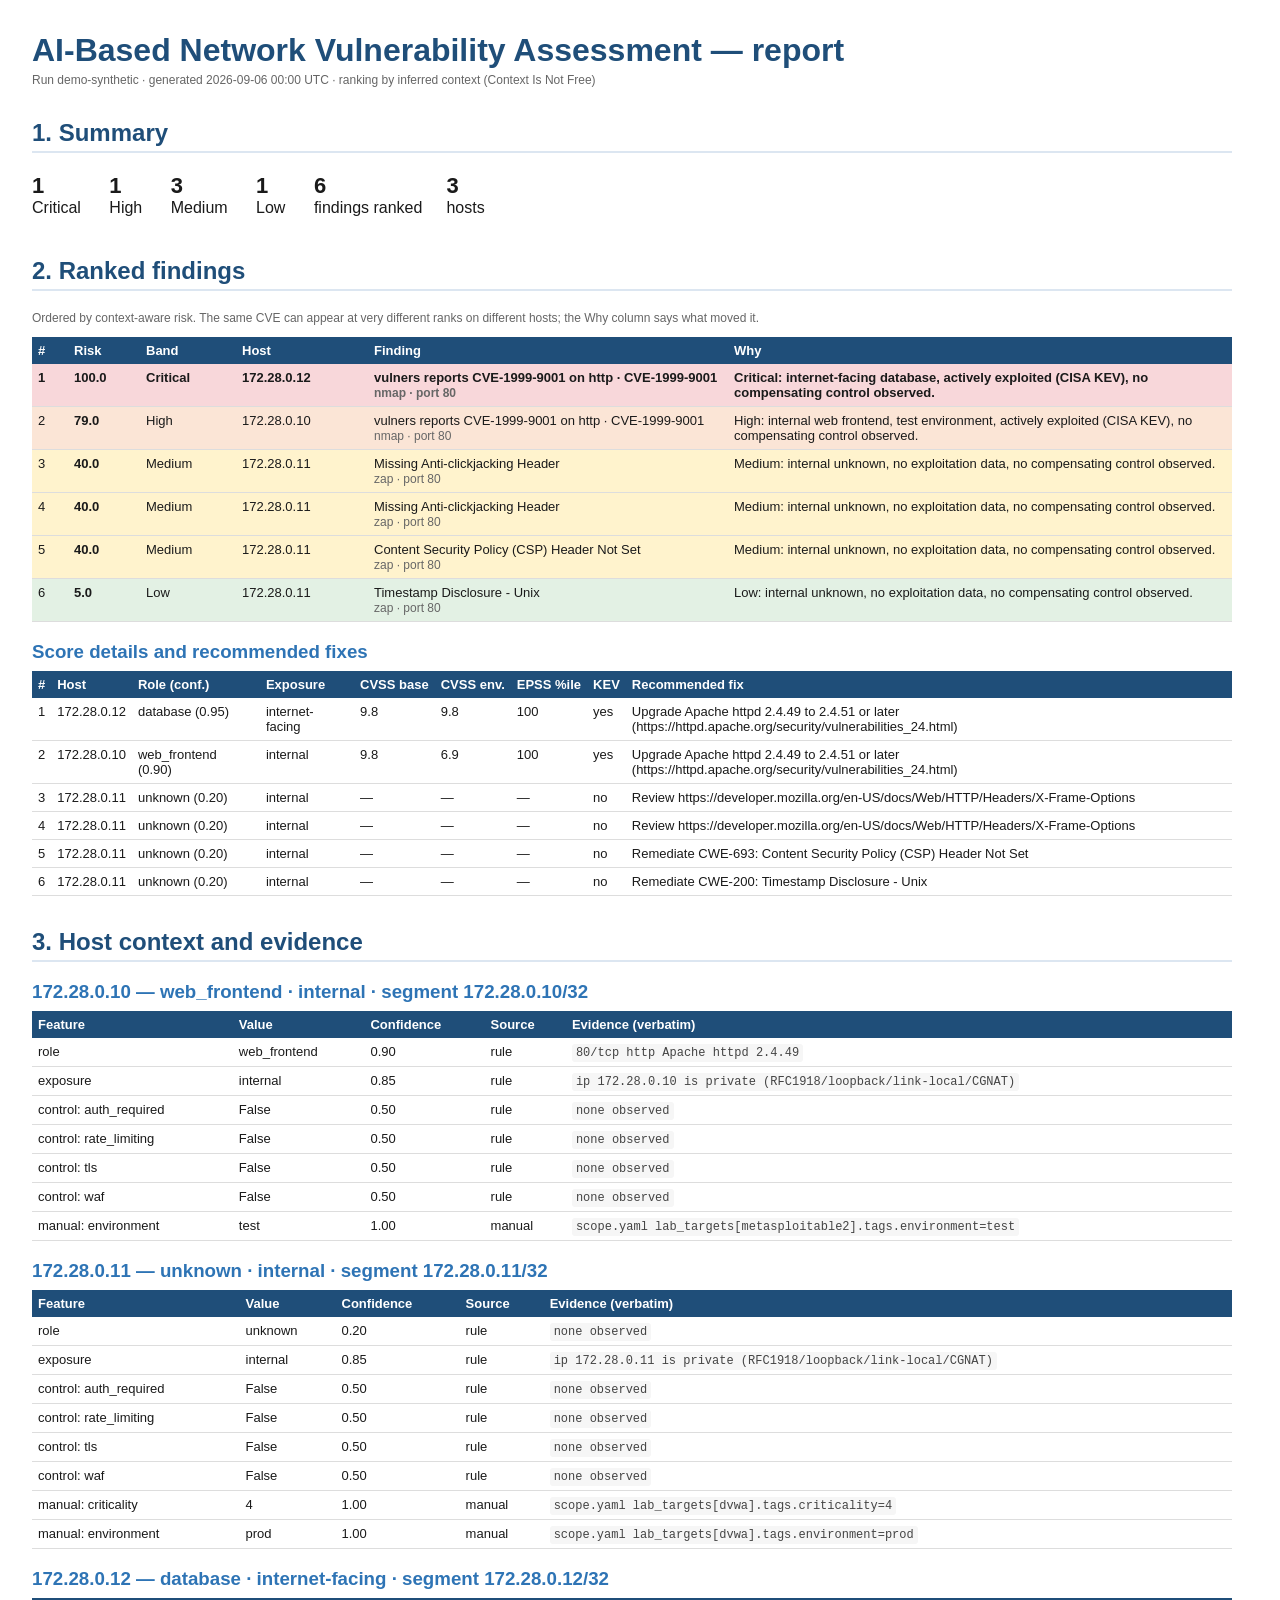
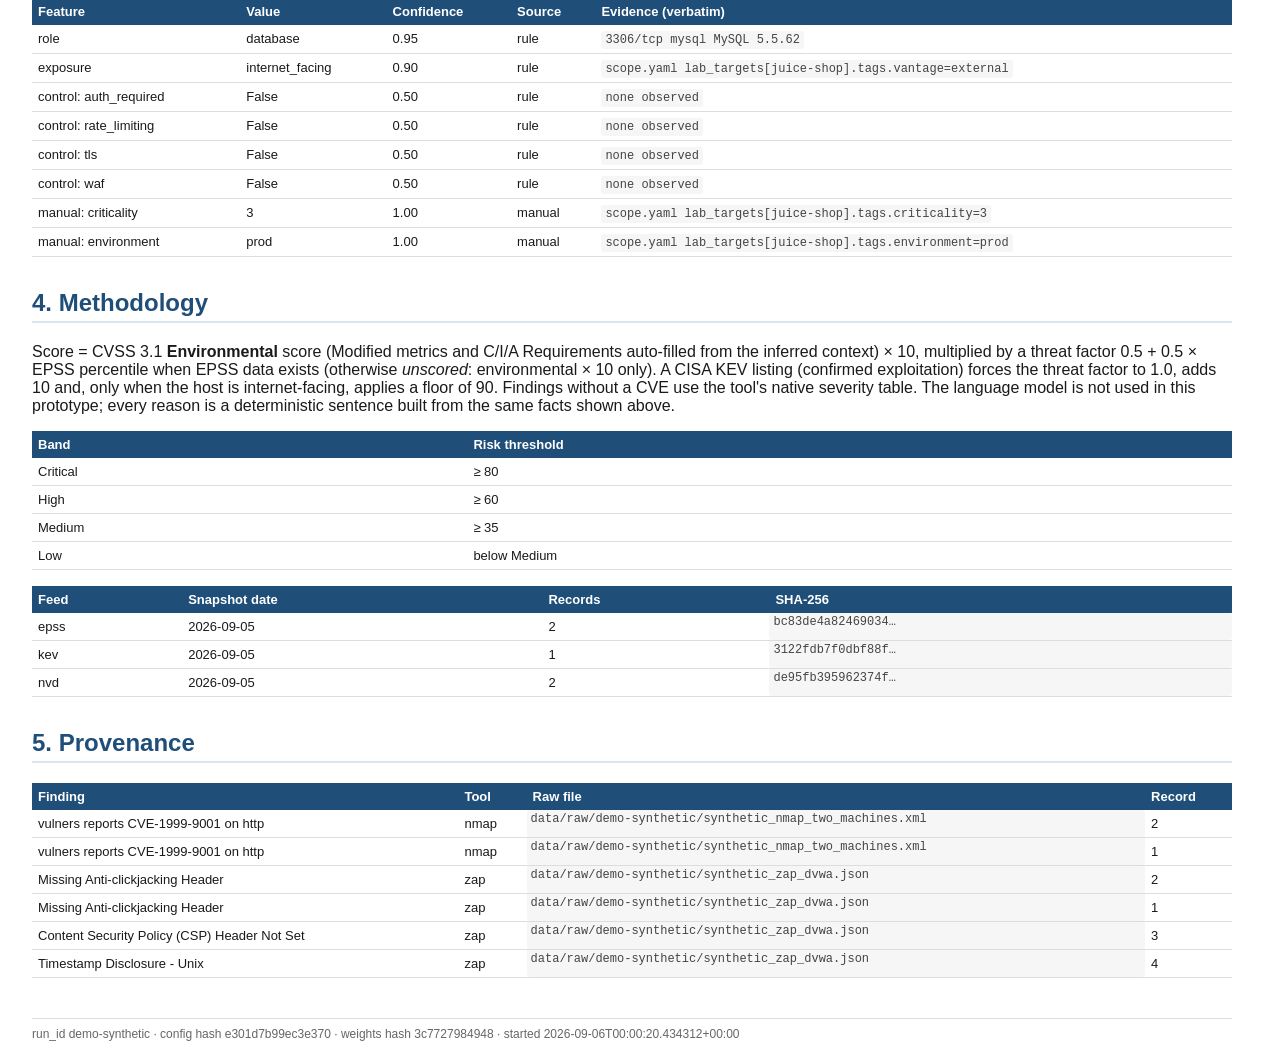
<file: demo-report-synthetic.html>
<!doctype html><html><head><meta charset='utf-8'><title>Vulnerability report demo-synthetic</title><style>body{font-family:Segoe UI,Arial,sans-serif;margin:32px;color:#1a1a1a;max-width:1200px}
h1{color:#1F4E79;margin-bottom:4px}h2{color:#1F4E79;border-bottom:2px solid #DCE6F1;padding-bottom:4px;margin-top:32px}
h3{color:#2E74B5;margin-bottom:4px}table{border-collapse:collapse;width:100%;font-size:13px;margin:8px 0 16px}
th{background:#1F4E79;color:#fff;text-align:left;padding:6px;white-space:nowrap}td{border-bottom:1px solid #ddd;padding:6px;vertical-align:top}
td.n{white-space:nowrap}td.why{min-width:260px}table.ranked col.c0{width:3%}table.ranked col.c1{width:6%}table.ranked col.c2{width:8%}table.ranked col.c3{width:11%}table.ranked col.c4{width:30%}table.ranked col.c5{width:42%}
.Critical{background:#F8D7DA;font-weight:bold}.High{background:#FBE5D6}.Medium{background:#FFF3CD}.Low{background:#E3F1E4}
.ev{font-family:Consolas,monospace;font-size:12px;color:#444;background:#f6f6f6;padding:2px 4px;border-radius:3px}
.muted{color:#666;font-size:12px}.kpi{display:inline-block;margin:0 24px 8px 0}.kpi b{font-size:22px;display:block}
footer{margin-top:40px;color:#666;font-size:12px;border-top:1px solid #ddd;padding-top:8px}
@media print{body{margin:12mm}h2{page-break-after:avoid}table{page-break-inside:auto}tr{page-break-inside:avoid}}</style></head><body>
<h1>AI-Based Network Vulnerability Assessment — report</h1><div class='muted'>Run demo-synthetic · generated 2026-09-06 00:00 UTC · ranking by inferred context (Context Is Not Free)</div>
<h2>1. Summary</h2>
<div class='kpi'><b>1</b>Critical</div>
<div class='kpi'><b>1</b>High</div>
<div class='kpi'><b>3</b>Medium</div>
<div class='kpi'><b>1</b>Low</div>
<div class='kpi'><b>6</b>findings ranked</div><div class='kpi'><b>3</b>hosts</div>
<h2>2. Ranked findings</h2><p class='muted'>Ordered by context-aware risk. The same CVE can appear at very different ranks on different hosts; the Why column says what moved it.</p>
<table class='ranked'><colgroup><col class='c0'><col class='c1'><col class='c2'><col class='c3'><col class='c4'><col class='c5'></colgroup><tr><th>#</th><th>Risk</th><th>Band</th><th>Host</th><th>Finding</th><th>Why</th></tr>
<tr class='Critical'><td class='n'>1</td><td class='n'><b>100.0</b></td><td class='n'>Critical</td><td class='n'>172.28.0.12</td><td>vulners reports CVE-1999-9001 on http · CVE-1999-9001<br><span class='muted'>nmap · port 80</span></td><td class='why'>Critical: internet-facing database, actively exploited (CISA KEV), no compensating control observed.</td></tr>
<tr class='High'><td class='n'>2</td><td class='n'><b>79.0</b></td><td class='n'>High</td><td class='n'>172.28.0.10</td><td>vulners reports CVE-1999-9001 on http · CVE-1999-9001<br><span class='muted'>nmap · port 80</span></td><td class='why'>High: internal web frontend, test environment, actively exploited (CISA KEV), no compensating control observed.</td></tr>
<tr class='Medium'><td class='n'>3</td><td class='n'><b>40.0</b></td><td class='n'>Medium</td><td class='n'>172.28.0.11</td><td>Missing Anti-clickjacking Header<br><span class='muted'>zap · port 80</span></td><td class='why'>Medium: internal unknown, no exploitation data, no compensating control observed.</td></tr>
<tr class='Medium'><td class='n'>4</td><td class='n'><b>40.0</b></td><td class='n'>Medium</td><td class='n'>172.28.0.11</td><td>Missing Anti-clickjacking Header<br><span class='muted'>zap · port 80</span></td><td class='why'>Medium: internal unknown, no exploitation data, no compensating control observed.</td></tr>
<tr class='Medium'><td class='n'>5</td><td class='n'><b>40.0</b></td><td class='n'>Medium</td><td class='n'>172.28.0.11</td><td>Content Security Policy (CSP) Header Not Set<br><span class='muted'>zap · port 80</span></td><td class='why'>Medium: internal unknown, no exploitation data, no compensating control observed.</td></tr>
<tr class='Low'><td class='n'>6</td><td class='n'><b>5.0</b></td><td class='n'>Low</td><td class='n'>172.28.0.11</td><td>Timestamp Disclosure - Unix<br><span class='muted'>zap · port 80</span></td><td class='why'>Low: internal unknown, no exploitation data, no compensating control observed.</td></tr>
</table>
<h3>Score details and recommended fixes</h3><table><tr><th>#</th><th>Host</th><th>Role (conf.)</th><th>Exposure</th><th>CVSS base</th><th>CVSS env.</th><th>EPSS %ile</th><th>KEV</th><th>Recommended fix</th></tr>
<tr><td>1</td><td>172.28.0.12</td><td>database (0.95)</td><td>internet-facing</td><td>9.8</td><td>9.8</td><td>100</td><td>yes</td><td>Upgrade Apache httpd 2.4.49 to 2.4.51 or later (https://httpd.apache.org/security/vulnerabilities_24.html)</td></tr>
<tr><td>2</td><td>172.28.0.10</td><td>web_frontend (0.90)</td><td>internal</td><td>9.8</td><td>6.9</td><td>100</td><td>yes</td><td>Upgrade Apache httpd 2.4.49 to 2.4.51 or later (https://httpd.apache.org/security/vulnerabilities_24.html)</td></tr>
<tr><td>3</td><td>172.28.0.11</td><td>unknown (0.20)</td><td>internal</td><td>—</td><td>—</td><td>—</td><td>no</td><td>Review https://developer.mozilla.org/en-US/docs/Web/HTTP/Headers/X-Frame-Options</td></tr>
<tr><td>4</td><td>172.28.0.11</td><td>unknown (0.20)</td><td>internal</td><td>—</td><td>—</td><td>—</td><td>no</td><td>Review https://developer.mozilla.org/en-US/docs/Web/HTTP/Headers/X-Frame-Options</td></tr>
<tr><td>5</td><td>172.28.0.11</td><td>unknown (0.20)</td><td>internal</td><td>—</td><td>—</td><td>—</td><td>no</td><td>Remediate CWE-693: Content Security Policy (CSP) Header Not Set</td></tr>
<tr><td>6</td><td>172.28.0.11</td><td>unknown (0.20)</td><td>internal</td><td>—</td><td>—</td><td>—</td><td>no</td><td>Remediate CWE-200: Timestamp Disclosure - Unix</td></tr>
</table>
<h2>3. Host context and evidence</h2>
<h3>172.28.0.10 — web_frontend · internal · segment 172.28.0.10/32</h3><table><tr><th>Feature</th><th>Value</th><th>Confidence</th><th>Source</th><th>Evidence (verbatim)</th></tr>
<tr><td>role</td><td>web_frontend</td><td>0.90</td><td>rule</td><td><span class='ev'>80/tcp http Apache httpd 2.4.49</span></td></tr>
<tr><td>exposure</td><td>internal</td><td>0.85</td><td>rule</td><td><span class='ev'>ip 172.28.0.10 is private (RFC1918/loopback/link-local/CGNAT)</span></td></tr>
<tr><td>control: auth_required</td><td>False</td><td>0.50</td><td>rule</td><td><span class='ev'>none observed</span></td></tr>
<tr><td>control: rate_limiting</td><td>False</td><td>0.50</td><td>rule</td><td><span class='ev'>none observed</span></td></tr>
<tr><td>control: tls</td><td>False</td><td>0.50</td><td>rule</td><td><span class='ev'>none observed</span></td></tr>
<tr><td>control: waf</td><td>False</td><td>0.50</td><td>rule</td><td><span class='ev'>none observed</span></td></tr>
<tr><td>manual: environment</td><td>test</td><td>1.00</td><td>manual</td><td><span class='ev'>scope.yaml lab_targets[metasploitable2].tags.environment=test</span></td></tr>
</table>
<h3>172.28.0.11 — unknown · internal · segment 172.28.0.11/32</h3><table><tr><th>Feature</th><th>Value</th><th>Confidence</th><th>Source</th><th>Evidence (verbatim)</th></tr>
<tr><td>role</td><td>unknown</td><td>0.20</td><td>rule</td><td><span class='ev'>none observed</span></td></tr>
<tr><td>exposure</td><td>internal</td><td>0.85</td><td>rule</td><td><span class='ev'>ip 172.28.0.11 is private (RFC1918/loopback/link-local/CGNAT)</span></td></tr>
<tr><td>control: auth_required</td><td>False</td><td>0.50</td><td>rule</td><td><span class='ev'>none observed</span></td></tr>
<tr><td>control: rate_limiting</td><td>False</td><td>0.50</td><td>rule</td><td><span class='ev'>none observed</span></td></tr>
<tr><td>control: tls</td><td>False</td><td>0.50</td><td>rule</td><td><span class='ev'>none observed</span></td></tr>
<tr><td>control: waf</td><td>False</td><td>0.50</td><td>rule</td><td><span class='ev'>none observed</span></td></tr>
<tr><td>manual: criticality</td><td>4</td><td>1.00</td><td>manual</td><td><span class='ev'>scope.yaml lab_targets[dvwa].tags.criticality=4</span></td></tr>
<tr><td>manual: environment</td><td>prod</td><td>1.00</td><td>manual</td><td><span class='ev'>scope.yaml lab_targets[dvwa].tags.environment=prod</span></td></tr>
</table>
<h3>172.28.0.12 — database · internet-facing · segment 172.28.0.12/32</h3><table><tr><th>Feature</th><th>Value</th><th>Confidence</th><th>Source</th><th>Evidence (verbatim)</th></tr>
<tr><td>role</td><td>database</td><td>0.95</td><td>rule</td><td><span class='ev'>3306/tcp mysql MySQL 5.5.62</span></td></tr>
<tr><td>exposure</td><td>internet_facing</td><td>0.90</td><td>rule</td><td><span class='ev'>scope.yaml lab_targets[juice-shop].tags.vantage=external</span></td></tr>
<tr><td>control: auth_required</td><td>False</td><td>0.50</td><td>rule</td><td><span class='ev'>none observed</span></td></tr>
<tr><td>control: rate_limiting</td><td>False</td><td>0.50</td><td>rule</td><td><span class='ev'>none observed</span></td></tr>
<tr><td>control: tls</td><td>False</td><td>0.50</td><td>rule</td><td><span class='ev'>none observed</span></td></tr>
<tr><td>control: waf</td><td>False</td><td>0.50</td><td>rule</td><td><span class='ev'>none observed</span></td></tr>
<tr><td>manual: criticality</td><td>3</td><td>1.00</td><td>manual</td><td><span class='ev'>scope.yaml lab_targets[juice-shop].tags.criticality=3</span></td></tr>
<tr><td>manual: environment</td><td>prod</td><td>1.00</td><td>manual</td><td><span class='ev'>scope.yaml lab_targets[juice-shop].tags.environment=prod</span></td></tr>
</table>
<h2>4. Methodology</h2>
<p>Score = CVSS 3.1 <b>Environmental</b> score (Modified metrics and C/I/A Requirements auto-filled from the inferred context) × 10, multiplied by a threat factor 0.5 + 0.5 × EPSS percentile when EPSS data exists (otherwise <i>unscored</i>: environmental × 10 only). A CISA KEV listing (confirmed exploitation) forces the threat factor to 1.0, adds 10 and, only when the host is internet-facing, applies a floor of 90. Findings without a CVE use the tool's native severity table. The language model is not used in this prototype; every reason is a deterministic sentence built from the same facts shown above.</p>
<table><tr><th>Band</th><th>Risk threshold</th></tr><tr><td>Critical</td><td>&ge; 80</td></tr><tr><td>High</td><td>&ge; 60</td></tr><tr><td>Medium</td><td>&ge; 35</td></tr><tr><td>Low</td><td>below Medium</td></tr></table>
<table><tr><th>Feed</th><th>Snapshot date</th><th>Records</th><th>SHA-256</th></tr><tr><td>epss</td><td>2026-09-05</td><td>2</td><td class='ev'>bc83de4a82469034…</td></tr><tr><td>kev</td><td>2026-09-05</td><td>1</td><td class='ev'>3122fdb7f0dbf88f…</td></tr><tr><td>nvd</td><td>2026-09-05</td><td>2</td><td class='ev'>de95fb395962374f…</td></tr></table>
<h2>5. Provenance</h2><table><tr><th>Finding</th><th>Tool</th><th>Raw file</th><th>Record</th></tr>
<tr><td>vulners reports CVE-1999-9001 on http</td><td>nmap</td><td class='ev'>data/raw/demo-synthetic/synthetic_nmap_two_machines.xml</td><td>2</td></tr>
<tr><td>vulners reports CVE-1999-9001 on http</td><td>nmap</td><td class='ev'>data/raw/demo-synthetic/synthetic_nmap_two_machines.xml</td><td>1</td></tr>
<tr><td>Missing Anti-clickjacking Header</td><td>zap</td><td class='ev'>data/raw/demo-synthetic/synthetic_zap_dvwa.json</td><td>2</td></tr>
<tr><td>Missing Anti-clickjacking Header</td><td>zap</td><td class='ev'>data/raw/demo-synthetic/synthetic_zap_dvwa.json</td><td>1</td></tr>
<tr><td>Content Security Policy (CSP) Header Not Set</td><td>zap</td><td class='ev'>data/raw/demo-synthetic/synthetic_zap_dvwa.json</td><td>3</td></tr>
<tr><td>Timestamp Disclosure - Unix</td><td>zap</td><td class='ev'>data/raw/demo-synthetic/synthetic_zap_dvwa.json</td><td>4</td></tr>
</table>
<footer>run_id demo-synthetic · config hash e301d7b99ec3e370 · weights hash 3c7727984948 · started 2026-09-06T00:00:20.434312+00:00</footer></body></html>
</file>
